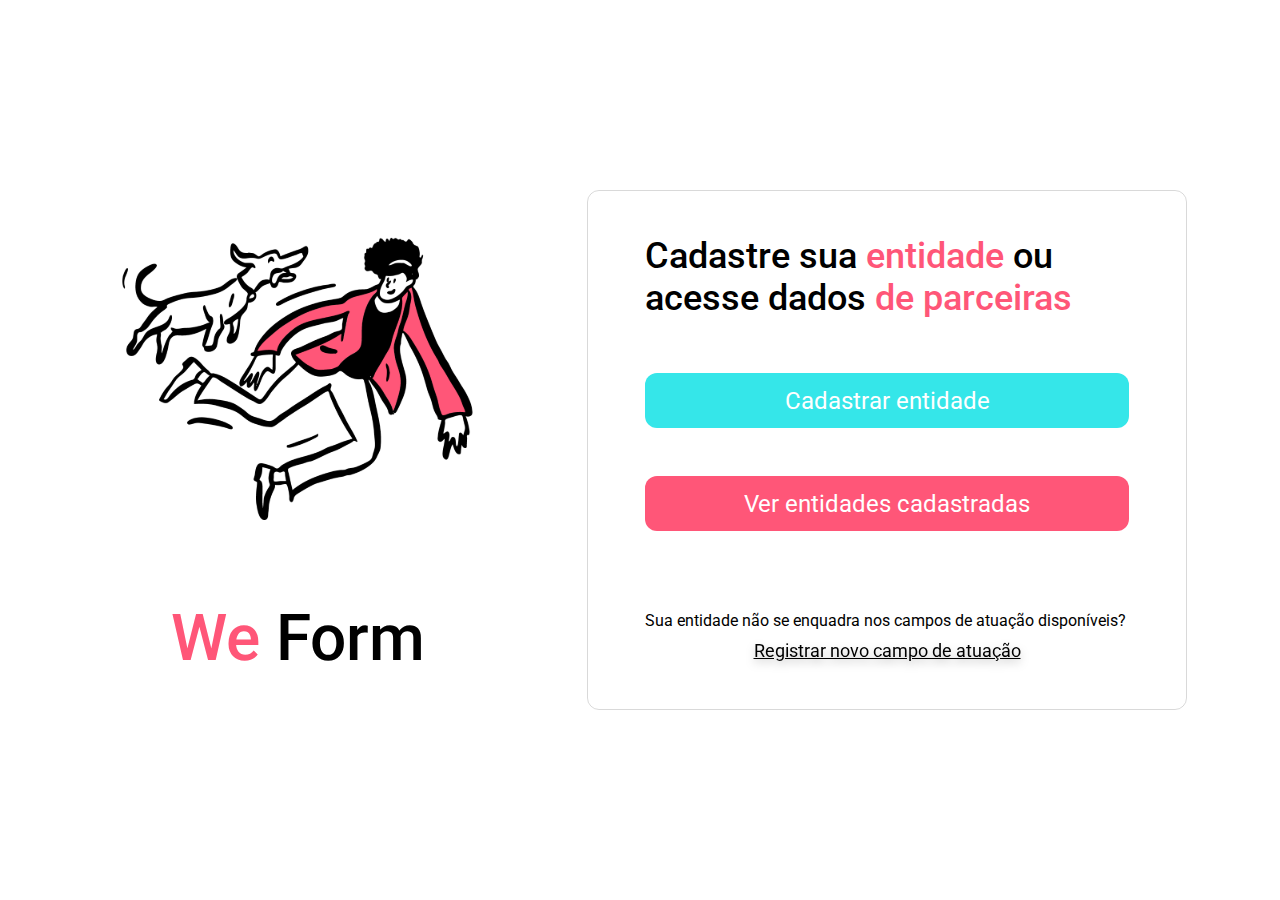
<file: index.html>
<!DOCTYPE html>
<html lang="pt-br">
  <head>
    <meta charset="UTF-8" />
    <meta http-equiv="X-UA-Compatible" content="IE=edge" />
    <meta name="viewport" content="width=device-width, initial-scale=1.0" />
    <title>Aula de CSS</title>
    <link rel="stylesheet" href="styles.css" />
    <link rel="preconnect" href="https://fonts.googleapis.com" />
    <link rel="preconnect" href="https://fonts.gstatic.com" crossorigin />
    <link
      href="https://fonts.googleapis.com/css2?family=Roboto:ital,wght@0,100;0,300;0,400;0,500;0,700;0,900;1,100;1,300;1,400;1,500;1,700;1,900&display=swap"
      rel="stylesheet"
    />
    <link rel="stylesheet" href="css/nerdfonts.css" />
  </head>

  <body>
    <div class="content">
      <aside>
        <img src="assets/hero.svg" alt="" />
        <h1 class="main-title"><span>We</span> Form</h1>
      </aside>

      <main>
        <h2>
          Cadastre sua <span>entidade</span> ou acesse dados
          <span>de parceiras</span>
        </h2>

        <div class="actions">
          <a href="cadastro.html">Cadastrar entidade</a>
          <a href="entidades.html">Ver entidades cadastradas</a>
        </div>

        <div class="footer">
          <p>Sua entidade não se enquadra nos campos de atuação disponíveis?</p>
          <a href="atuacao.html">Registrar novo campo de atuação</a>
        </div>
      </main>
    </div>
  </body>
</html>
</file>
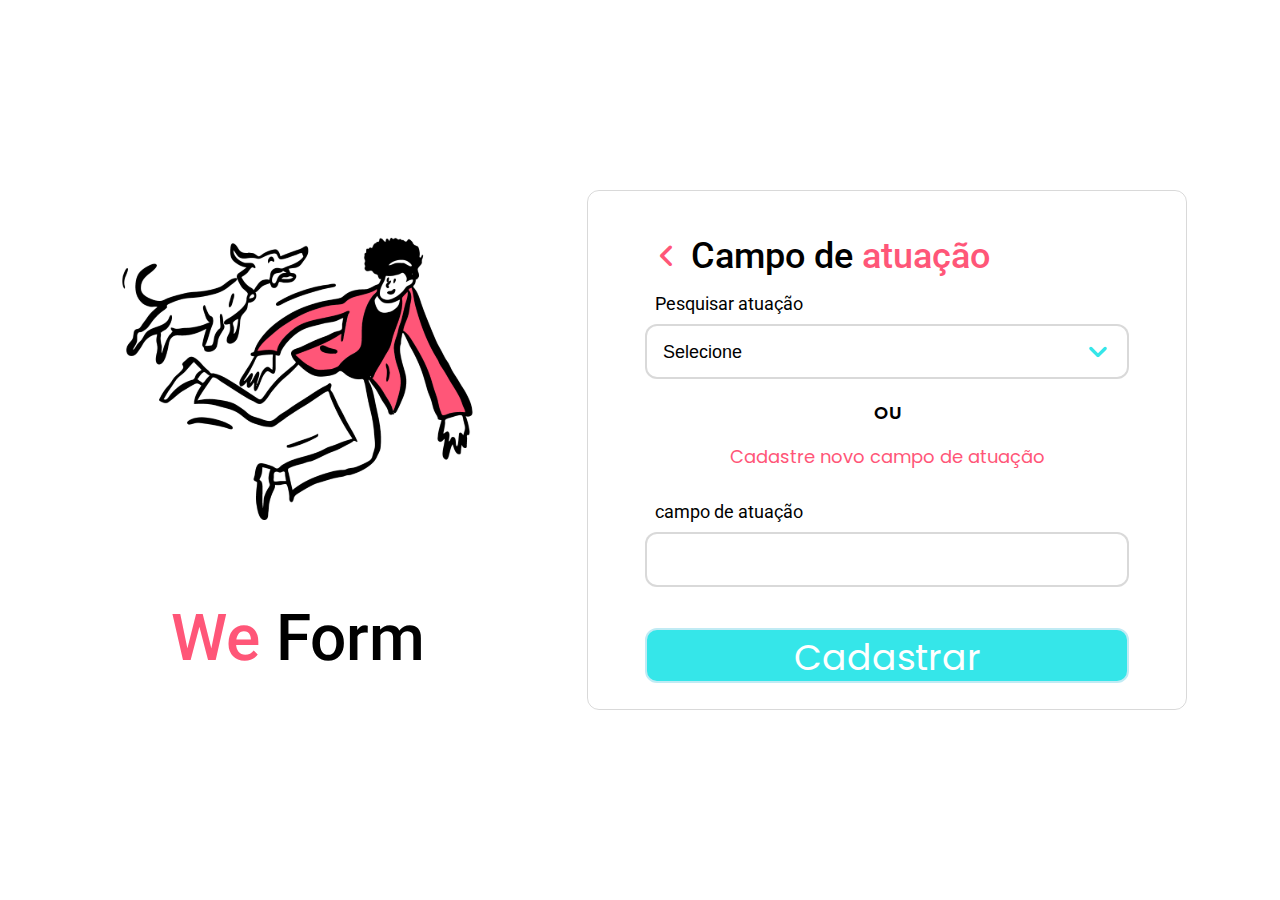
<file: atuacao.html>
<!DOCTYPE html>
<html lang="pt-br">
  <head>
    <meta charset="UTF-8" />
    <meta http-equiv="X-UA-Compatible" content="IE=edge" />
    <meta name="viewport" content="width=device-width, initial-scale=1.0" />
    <title>Aula de CSS</title>
    <link rel="stylesheet" href="styles.css" />
    <link rel="preconnect" href="https://fonts.googleapis.com" />
    <link rel="preconnect" href="https://fonts.gstatic.com" crossorigin />
    <link
      href="https://fonts.googleapis.com/css2?family=Poppins:ital,wght@0,100;0,200;0,300;0,400;0,500;0,600;0,700;0,800;0,900;1,100;1,200;1,300;1,400;1,500;1,600;1,700;1,800;1,900&family=Roboto:ital,wght@0,100;0,300;0,400;0,500;0,700;0,900;1,100;1,300;1,400;1,500;1,700;1,900&display=swap"
      rel="stylesheet"
    />
    <link rel="stylesheet" href="css/nerdfonts.css" />
  </head>

  <body>
    <div class="content">
      <aside>
        <img src="assets/hero.svg" alt="" />
        <h1 class="main-title"><span>We</span> Form</h1>
      </aside>

      <main>
        <div class="title">
          <a href="index.html"><i class="nf nf-fa-angle_left"></i></a>
          <h2 class>Campo de <span>atuação</span></h2>
        </div>

        <form class="formulario">
          <div class="form-field">
            <label for="field">Pesquisar atuação</label>
            <select name="field" id="field">
              <option value="" disabled selected>Selecione</option>
            </select>
          </div>
          <p class="ou">OU</p>
          <p class="cad">Cadastre novo campo de atuação</p>
          <div class="form-field">
            <label for="name">campo de atuação</label>
            <input type="text" id="name" />
          </div>
          <input class="button" type="button" value="Cadastrar" />
        </form>
      </main>
    </div>
  </body>
</html>
</file>
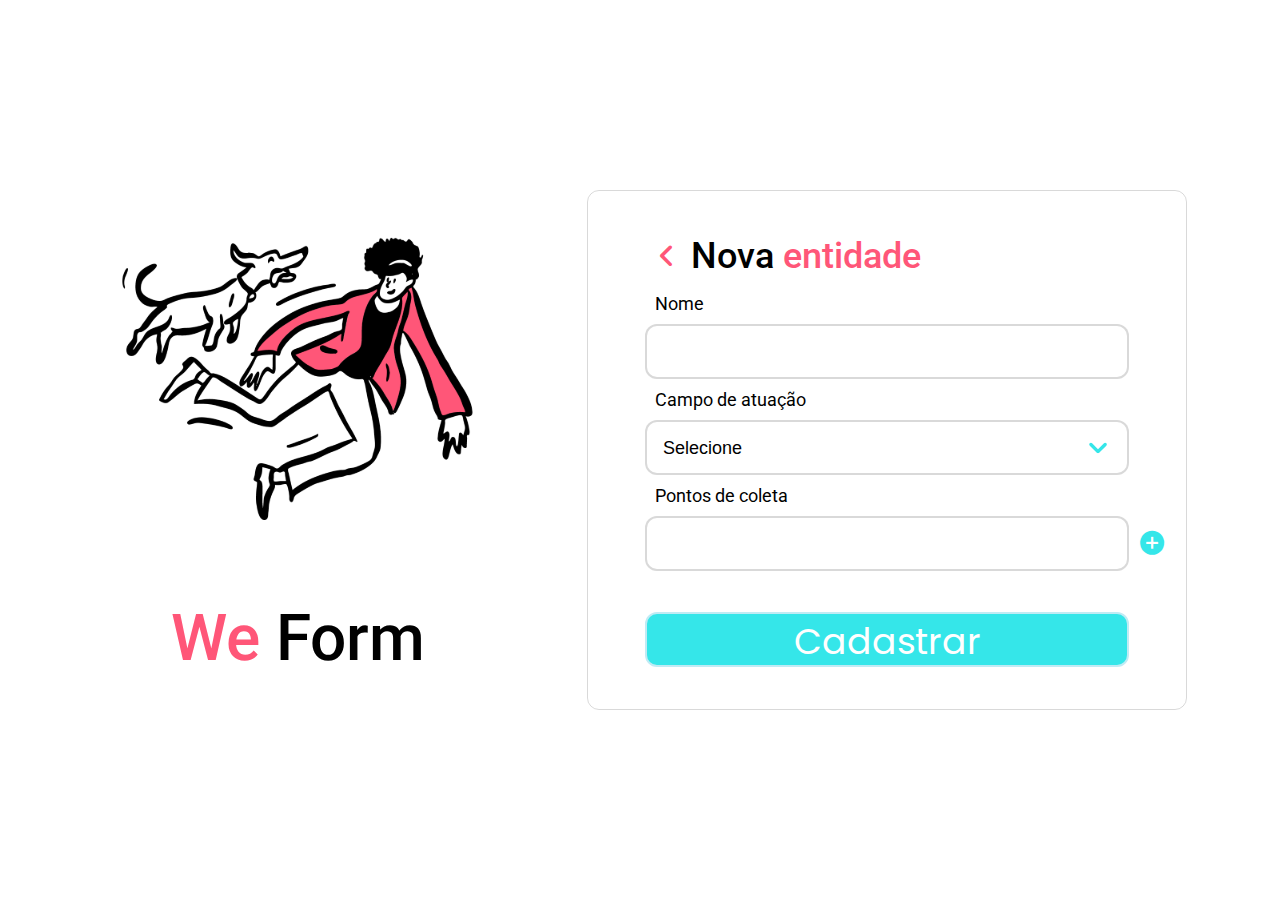
<file: cadastro.html>
<!DOCTYPE html>
<html lang="pt-br">
  <head>
    <meta charset="UTF-8" />
    <meta http-equiv="X-UA-Compatible" content="IE=edge" />
    <meta name="viewport" content="width=device-width, initial-scale=1.0" />
    <title>Aula de CSS</title>
    <link rel="stylesheet" href="styles.css" />
    <link rel="preconnect" href="https://fonts.googleapis.com" />
    <link rel="preconnect" href="https://fonts.gstatic.com" crossorigin />
    <link
      href="https://fonts.googleapis.com/css2?family=Poppins:ital,wght@0,100;0,200;0,300;0,400;0,500;0,600;0,700;0,800;0,900;1,100;1,200;1,300;1,400;1,500;1,600;1,700;1,800;1,900&family=Roboto:ital,wght@0,100;0,300;0,400;0,500;0,700;0,900;1,100;1,300;1,400;1,500;1,700;1,900&display=swap"
      rel="stylesheet"
    />
    <link rel="stylesheet" href="css/nerdfonts.css" />
  </head>

  <body>
    <div class="content">
      <aside>
        <img src="assets/hero.svg" alt="" />
        <h1 class="main-title"><span>We</span> Form</h1>
      </aside>

      <main>
        <div class="title">
          <a href="index.html"><i class="nf nf-fa-angle_left"></i></a>
          <h2>Nova <span>entidade</span></h2>
        </div>

        <form class="formulario">
          <div class="form-field">
            <label for="name">Nome</label>
            <input type="text" id="name" />
          </div>
          <div class="form-field select">
            <label for="field">Campo de atuação</label>
            <select name="field" id="field">
              <option value="" disabled selected>Selecione</option>
              <option value="1">Abrigo de animais</option>
              <option value="2">Centro de alimentação</option>
              <option value="3">Cheche infantil</option>
            </select>
          </div>
          <div class="form-field rel">
            <label for="colect">Pontos de coleta</label>
            <input type="text" id="colect" />
            <i class="nf nf-md-plus_circle abs"></i>
          </div>
          <input class="button" type="button" value="Cadastrar" />
        </form>
      </main>
    </div>
  </body>
</html>
</file>
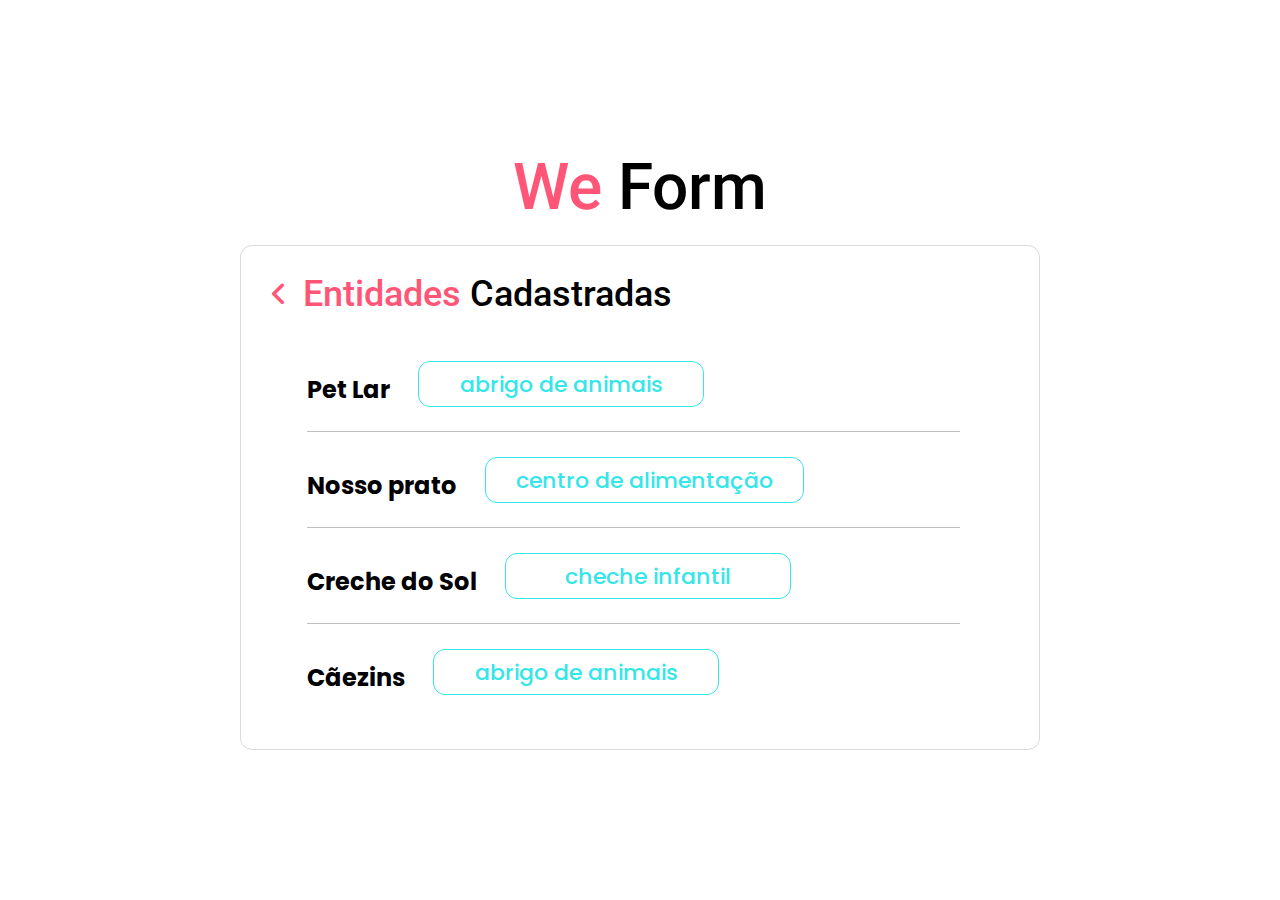
<file: entidades.html>
<!DOCTYPE html>
<html lang="pt-br">
  <head>
    <meta charset="UTF-8" />
    <meta http-equiv="X-UA-Compatible" content="IE=edge" />
    <meta name="viewport" content="width=device-width, initial-scale=1.0" />
    <title>Aula de CSS</title>
    <link rel="stylesheet" href="styles.css" />
    <link rel="preconnect" href="https://fonts.googleapis.com" />
    <link rel="preconnect" href="https://fonts.gstatic.com" crossorigin />
    <link
      href="https://fonts.googleapis.com/css2?family=Poppins:ital,wght@0,100;0,200;0,300;0,400;0,500;0,600;0,700;0,800;0,900;1,100;1,200;1,300;1,400;1,500;1,600;1,700;1,800;1,900&family=Roboto:ital,wght@0,100;0,300;0,400;0,500;0,700;0,900;1,100;1,300;1,400;1,500;1,700;1,900&display=swap"
      rel="stylesheet"
    />
    <link rel="stylesheet" href="css/nerdfonts.css" />
  </head>

  <body>
    <div class="entitites">
      <div class="title-entities">
        <h1 class="main-title"><span>We</span> Form</h1>
      </div>
      <main class="entities-main">
        <div class="title">
          <a href="index.html"><i class="nf nf-fa-angle_left"></i></a>
          <h2><span>Entidades</span> Cadastradas</h2>
        </div>

        <div class="inner-entities">
          <div class="entity">
            <h3>Pet Lar</h3>
            <div class="action-field">
              <p>abrigo de animais</p>
            </div>
            <a href="#" class="check">Ver dados</a>
          </div>

          <div class="entity">
            <h3>Nosso prato</h3>
            <div class="action-field">
              <p>centro de alimentação</p>
            </div>
            <a href="#" class="check">Ver dados</a>
          </div>

          <div class="entity">
            <h3>Creche do Sol</h3>
            <div class="action-field">
              <p>cheche infantil</p>
            </div>
            <a href="#" class="check">Ver dados</a>
          </div>

          <div class="entity">
            <h3>Cãezins</h3>
            <div class="action-field">
              <p>abrigo de animais</p>
            </div>
            <a href="#" class="check">Ver dados</a>
          </div>
        </div>
      </main>
    </div>
  </body>
</html>
</file>
<file: styles.css>
* {
  margin: 0;
  padding: 0;
  box-sizing: border-box;
}

:root {
  font-size: 62.5%;
}

body {
  font-family: "Roboto", sans-serif;
  font-size: 1.6rem;
  height: 100vh;
  width: 100%;
  display: flex;
  justify-content: center;
  align-items: center;
}

.content {
  display: flex;
  gap: 8.5rem;
}

aside {
  grid-area: hero;
  display: grid;
  justify-content: center;
  align-items: center;
}

.main-title {
  font-size: 6.4rem;
  font-weight: 500;
  line-height: 7.5rem;
  text-align: center;
}

.main-title span,
main h2 span {
  color: #ff5678;
}

main {
  height: 52rem;
  width: 60rem;
  border: 0.1rem solid rgba(0, 0, 0, 0.15);
  border-radius: 1.2rem;
  padding: 4.4rem 5.7rem;
}

.entities-main {
  height: 50.5rem;
  width: 80rem;
  border: 0.1rem solid rgba(0, 0, 0, 0.15);
  padding: 2.7rem 1.6rem;
  border-radius: 1.2rem;
  margin-top: 2rem;
}

.title {
  display: flex;
  align-items: center;
  margin-bottom: 1.6rem;
}

main h2 {
  max-width: 43rem;
  font-size: 3.6rem;
  font-weight: 500;
}

.title a {
  text-decoration: none;
  width: 4.2rem;
  height: 4.2rem;
  margin-right: 0.4rem;
}

main .title i {
  color: #ff5678;
  font-size: 2.4rem;
  margin-bottom: 1.6rem;
  display: inline-flex;
  justify-content: center;
  align-items: center;
  width: 100%;
  height: 100%;
}

main .actions {
  display: flex;
  flex-flow: column wrap;
  gap: 4.8rem;
  margin-top: 5.4rem;
}

main .actions a {
  border-radius: 1.2rem;
  text-decoration: none;
  font-size: 2.4rem;
  height: 5.5rem;
  background-color: #35e6e9;
  display: flex;
  justify-content: center;
  align-items: center;
  color: #fff;
}

main .actions a + a {
  background-color: #ff5678;
  /* margin-top: 4.8rem; */
}

main .footer p {
  margin-top: 8rem;
  font-size: 1.6rem;
}

main .footer a {
  margin-top: 1rem;
  font-size: 1.8rem;
  display: block;
  text-align: center;
  color: #000;
  filter: drop-shadow(0 0.4rem 0.4rem rgba(0, 0, 0, 0.25));
}

.formulario {
  display: flex;
  flex-direction: column;
  gap: 1rem;
}

.formulario .form-field {
  display: flex;
  flex-direction: column;
}

.formulario .form-field label {
  font-size: 1.8rem;
  margin-bottom: 1rem;
  margin-left: 1rem;
}

.formulario input,
.formulario select {
  height: 5.5rem;
  border: 0.2rem solid rgba(0, 0, 0, 0.15);
  border-radius: 1.2rem;
  padding: 0 1.6rem;
  font-size: 1.8rem;
}

.formulario .button {
  background-color: #35e6e9;
  color: #fff;
  cursor: pointer;
  margin-top: 3.1rem;
  border: 0.2rem solid #c0ebf4;
  font-size: 3.6rem;
  font-family: "Poppins", sans-serif;
}

.rel {
  position: relative;
}

.abs {
  position: absolute;
  top: 4.6rem;
  right: -3.5rem;
}

.nf-md-plus_circle {
  font-size: 2.4rem;
  color: #35e6e9;
  cursor: pointer;
}

select {
  -moz-appearance: none; /* Firefox */
  -webkit-appearance: none; /* Safari and Chrome */
  appearance: none;
  background: url("assets/uil_angle-left.svg") no-repeat 98% center;
  background-size: 4rem;
}

/* .form-field.select::after {
  content: "\f107";
  font-family: "NerdFontsSymbols Nerd Font";
  font-size: 2.4rem;
  top: 5rem;
  right: 2rem;
  position: absolute;
  z-index: 0;
  color: #35e6e9;
} */

.inner-entities {
  display: flex;
  flex-direction: column;
  gap: 2.4rem;
  margin-top: 2rem;
  padding-left: 5rem;
}

.entity {
  display: flex;
  align-items: flex-end;
  height: 7.2rem;
  width: 65.3rem;
  gap: 2.8rem;
  font-family: "Poppins", sans-serif;
}

.entity + .entity {
  border-top: 1px solid rgba(0, 0, 0, 0.25);
}

.entity h3 {
  font-size: 2.4rem;
}

.entity .action-field {
  display: flex;
  justify-content: center;
  align-items: center;
  min-width: 28.6rem;
  height: 4.6rem;
  border-radius: 1.2rem;
  border: 1px solid #35e6e9;
  background-color: #fff;
  padding: 0 3rem;
}

.entity .action-field p {
  color: #35e6e9;
  font-size: 2.2rem;
  font-weight: 500;
}

.entity a {
  display: none;
  color: #ff5678;
  font-size: 2.4rem;
  font-weight: 600;
  text-decoration: underline;
}

.entity:hover a {
  display: block;
}

.ou {
  font-family: "poppins", sans-serif;
  font-size: 1.8rem;
  font-weight: 600;
  text-align: center;
  padding: 1rem 0 0.7rem 0;
}

.cad {
  font-family: "poppins", sans-serif;
  font-size: 1.8rem;
  color: #ff5678;
  text-align: center;
  padding-bottom: 2.1rem;
}
</file>
